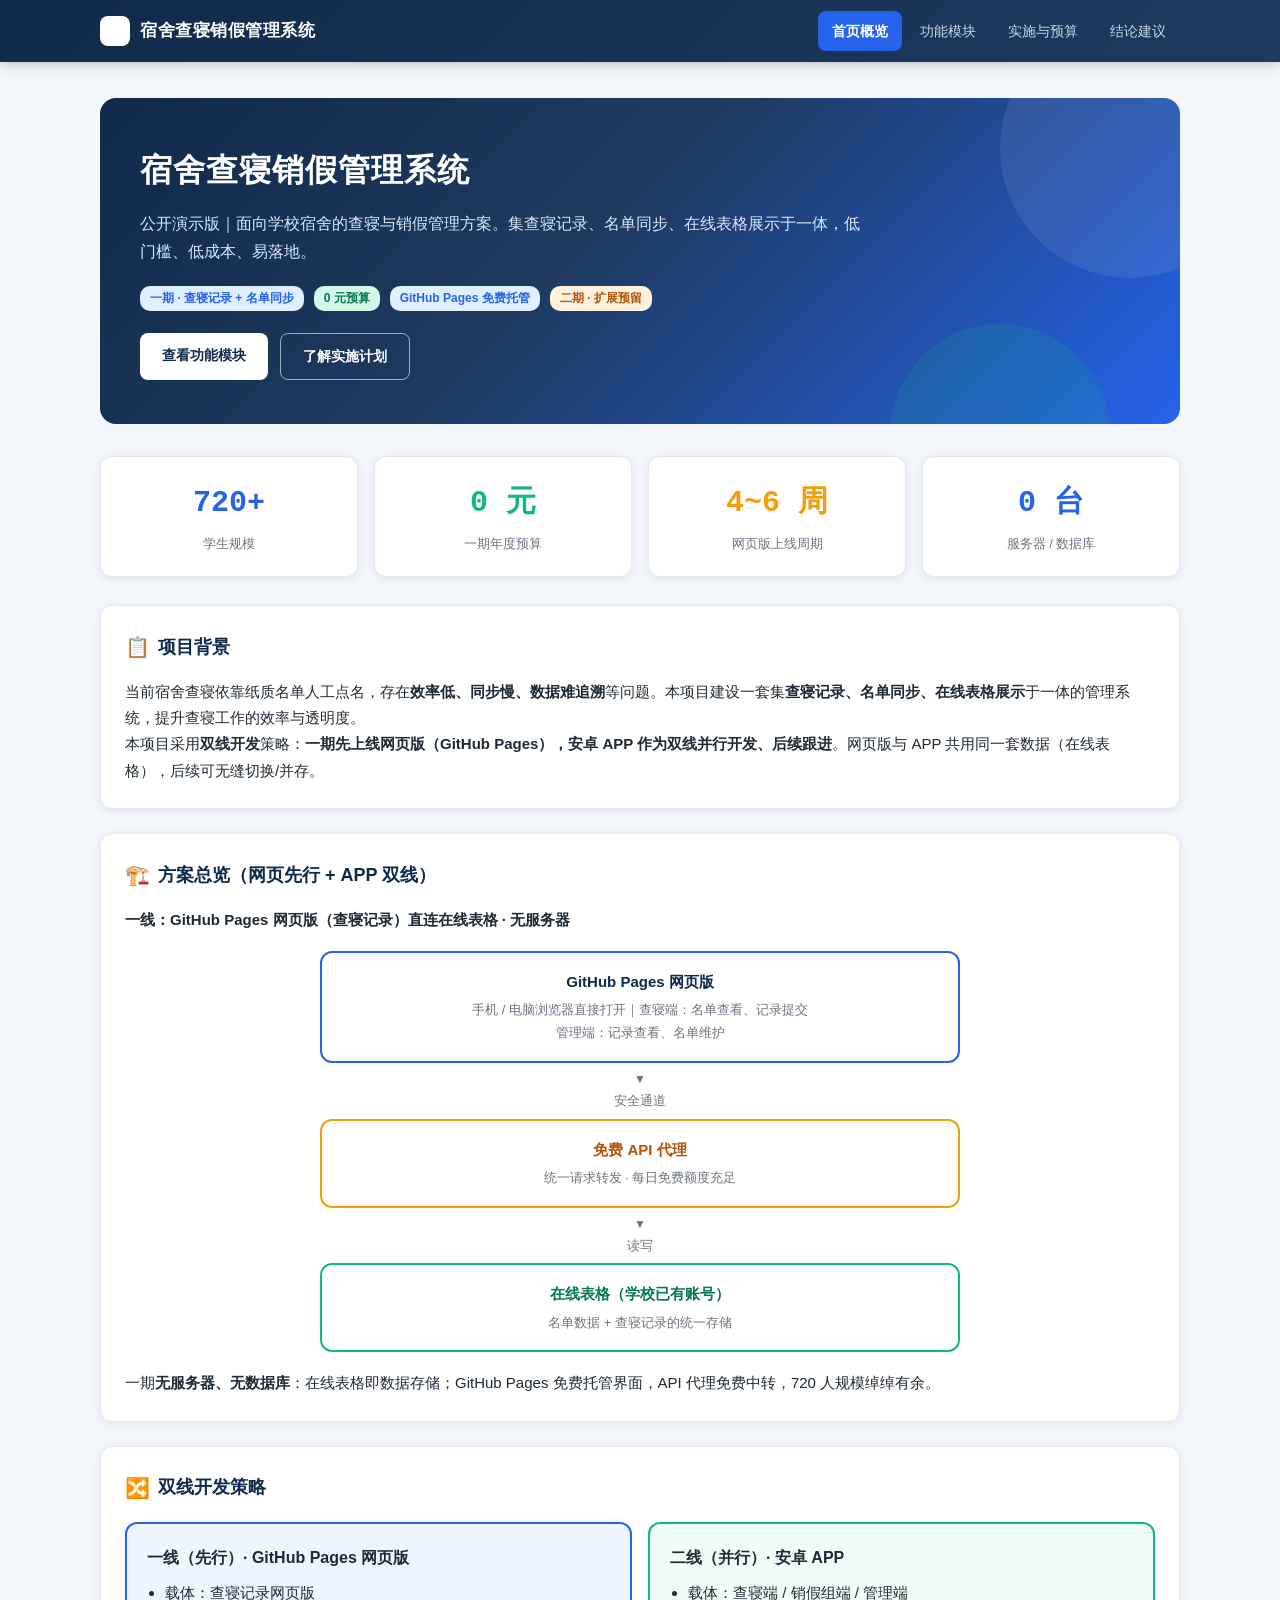
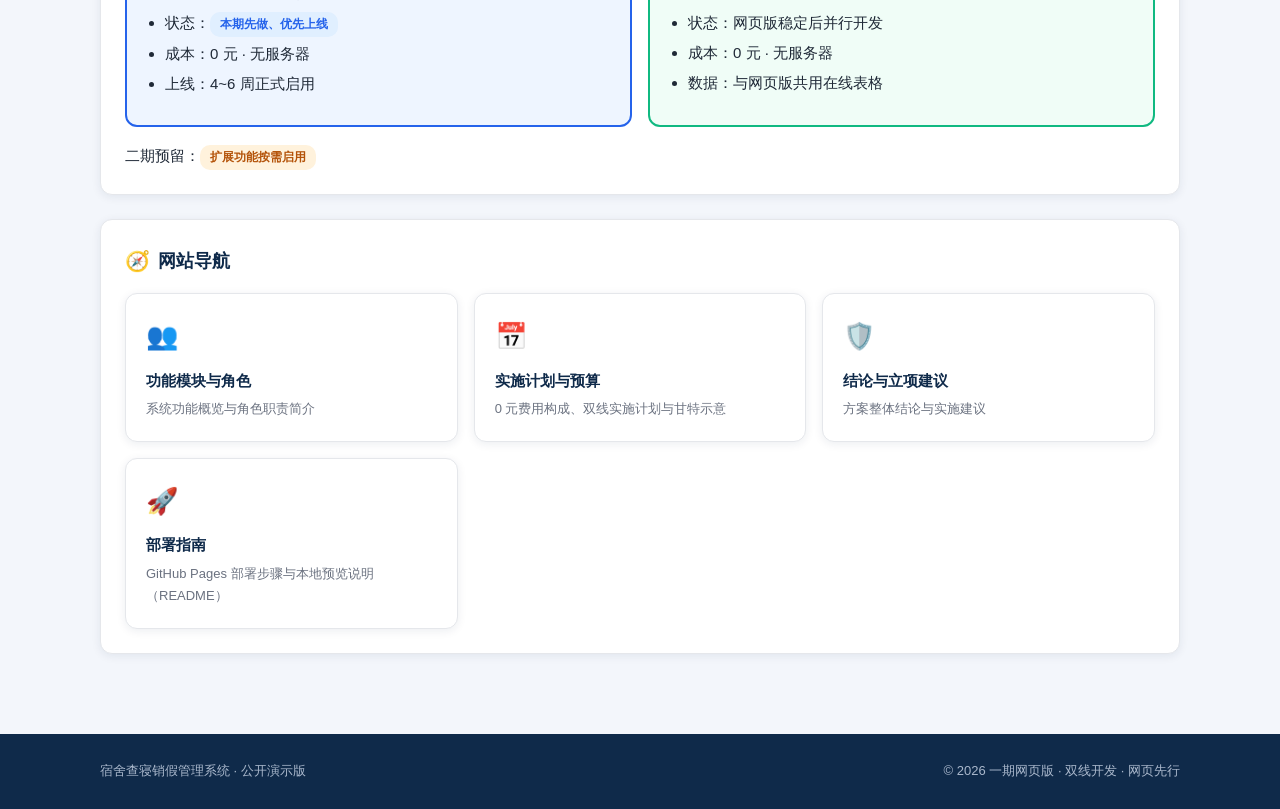
<file: index.html>
<!DOCTYPE html>
<html lang="zh-CN">
<head>
    <meta charset="UTF-8">
    <meta name="viewport" content="width=device-width, initial-scale=1.0">
    <title>首页概览 · 宿舍查寝销假管理系统（公开演示版）</title>
    <meta name="description" content="宿舍查寝销假管理系统（公开演示版）：面向学校宿舍的查寝与销假管理方案概览，双线开发、网页先行、零成本落地。">
    <link rel="icon" type="image/svg+xml" href="favicon.svg">
    <link rel="stylesheet" href="assets/css/style.css">
</head>
<body data-page="index">

<header class="site-header">
    <div class="container header-inner">
        <a class="brand" href="index.html">
            <span class="logo">🛏</span>
            <span>宿舍查寝销假管理系统</span>
        </a>
        <nav class="main-nav" id="mainNav">
            <a href="index.html" data-page="index">首页概览</a>
            <a href="features.html" data-page="features">功能模块</a>
            <a href="plan.html" data-page="plan">实施与预算</a>
            <a href="conclusion.html" data-page="conclusion">结论建议</a>
        </nav>
        <button class="nav-toggle" id="navToggle" aria-label="菜单">☰</button>
    </div>
</header>

<main class="main">
    <div class="container">

        <!-- Hero -->
        <section class="hero">
            <h1>宿舍查寝销假管理系统</h1>
            <p class="sub">公开演示版｜面向学校宿舍的查寝与销假管理方案。集查寝记录、名单同步、在线表格展示于一体，低门槛、低成本、易落地。</p>
            <div class="badges">
                <span class="badge p1">一期 · 查寝记录 + 名单同步</span>
                <span class="badge zero">0 元预算</span>
                <span class="badge p1">GitHub Pages 免费托管</span>
                <span class="badge p2">二期 · 扩展预留</span>
            </div>
            <div class="btn-row">
                <a class="btn btn-primary" href="features.html">查看功能模块</a>
                <a class="btn btn-outline" href="plan.html">了解实施计划</a>
            </div>
        </section>

        <!-- 关键数据 -->
        <section class="stats-grid">
            <div class="stat-card">
                <div class="num">720+</div>
                <div class="lbl">学生规模</div>
            </div>
            <div class="stat-card">
                <div class="num green">0 元</div>
                <div class="lbl">一期年度预算</div>
            </div>
            <div class="stat-card">
                <div class="num orange">4~6 周</div>
                <div class="lbl">网页版上线周期</div>
            </div>
            <div class="stat-card">
                <div class="num">0 台</div>
                <div class="lbl">服务器 / 数据库</div>
            </div>
        </section>

        <!-- 项目背景 -->
        <section class="card">
            <h2 class="card-title"><span class="icon">📋</span>项目背景</h2>
            <p>当前宿舍查寝依靠纸质名单人工点名，存在<strong>效率低、同步慢、数据难追溯</strong>等问题。本项目建设一套集<strong>查寝记录、名单同步、在线表格展示</strong>于一体的管理系统，提升查寝工作的效率与透明度。</p>
            <p>本项目采用<strong>双线开发</strong>策略：<strong>一期先上线网页版（GitHub Pages），安卓 APP 作为双线并行开发、后续跟进</strong>。网页版与 APP 共用同一套数据（在线表格），后续可无缝切换/并存。</p>
        </section>

        <!-- 方案总览 -->
        <section class="card">
            <h2 class="card-title"><span class="icon">🏗️</span>方案总览（网页先行 + APP 双线）</h2>
            <p><strong>一线：GitHub Pages 网页版（查寝记录）直连在线表格 · 无服务器</strong></p>
            <div class="arch">
                <div class="arch-node">
                    <h4>GitHub Pages 网页版</h4>
                    <p>手机 / 电脑浏览器直接打开｜查寝端：名单查看、记录提交</p>
                    <p>管理端：记录查看、名单维护</p>
                </div>
                <div class="arch-arrow">安全通道</div>
                <div class="arch-node worker">
                    <h4>免费 API 代理</h4>
                    <p>统一请求转发 · 每日免费额度充足</p>
                </div>
                <div class="arch-arrow">读写</div>
                <div class="arch-node table-node">
                    <h4>在线表格（学校已有账号）</h4>
                    <p>名单数据 + 查寝记录的统一存储</p>
                </div>
            </div>
            <p>一期<strong>无服务器、无数据库</strong>：在线表格即数据存储；GitHub Pages 免费托管界面，API 代理免费中转，720 人规模绰绰有余。</p>
        </section>

        <!-- 双线开发 -->
        <section class="card">
            <h2 class="card-title"><span class="icon">🔀</span>双线开发策略</h2>
            <div class="dual-grid">
                <div class="line-card line1">
                    <h4>一线（先行）· GitHub Pages 网页版</h4>
                    <ul>
                        <li>载体：查寝记录网页版</li>
                        <li>状态：<span class="badge p1">本期先做、优先上线</span></li>
                        <li>成本：0 元 · 无服务器</li>
                        <li>上线：4~6 周正式启用</li>
                    </ul>
                </div>
                <div class="line-card line2">
                    <h4>二线（并行）· 安卓 APP</h4>
                    <ul>
                        <li>载体：查寝端 / 销假组端 / 管理端</li>
                        <li>状态：网页版稳定后并行开发</li>
                        <li>成本：0 元 · 无服务器</li>
                        <li>数据：与网页版共用在线表格</li>
                    </ul>
                </div>
            </div>
            <p>二期预留：<span class="badge p2">扩展功能按需启用</span></p>
        </section>

        <!-- 快速导航 -->
        <section class="card">
            <h2 class="card-title"><span class="icon">🧭</span>网站导航</h2>
            <div class="nav-grid">
                <a class="nav-card" href="features.html">
                    <div class="nc-icon">👥</div>
                    <h4>功能模块与角色</h4>
                    <p>系统功能概览与角色职责简介</p>
                </a>
                <a class="nav-card" href="plan.html">
                    <div class="nc-icon">📅</div>
                    <h4>实施计划与预算</h4>
                    <p>0 元费用构成、双线实施计划与甘特示意</p>
                </a>
                <a class="nav-card" href="conclusion.html">
                    <div class="nc-icon">🛡️</div>
                    <h4>结论与立项建议</h4>
                    <p>方案整体结论与实施建议</p>
                </a>
                <a class="nav-card" href="README.md">
                    <div class="nc-icon">🚀</div>
                    <h4>部署指南</h4>
                    <p>GitHub Pages 部署步骤与本地预览说明（README）</p>
                </a>
            </div>
        </section>

    </div>
</main>

<footer class="site-footer">
    <div class="container footer-inner">
        <span>宿舍查寝销假管理系统 · 公开演示版</span>
        <span>© <span id="year">2026</span> 一期网页版 · 双线开发 · 网页先行</span>
    </div>
</footer>

<script src="assets/js/main.js"></script>
</body>
</html>
</file>
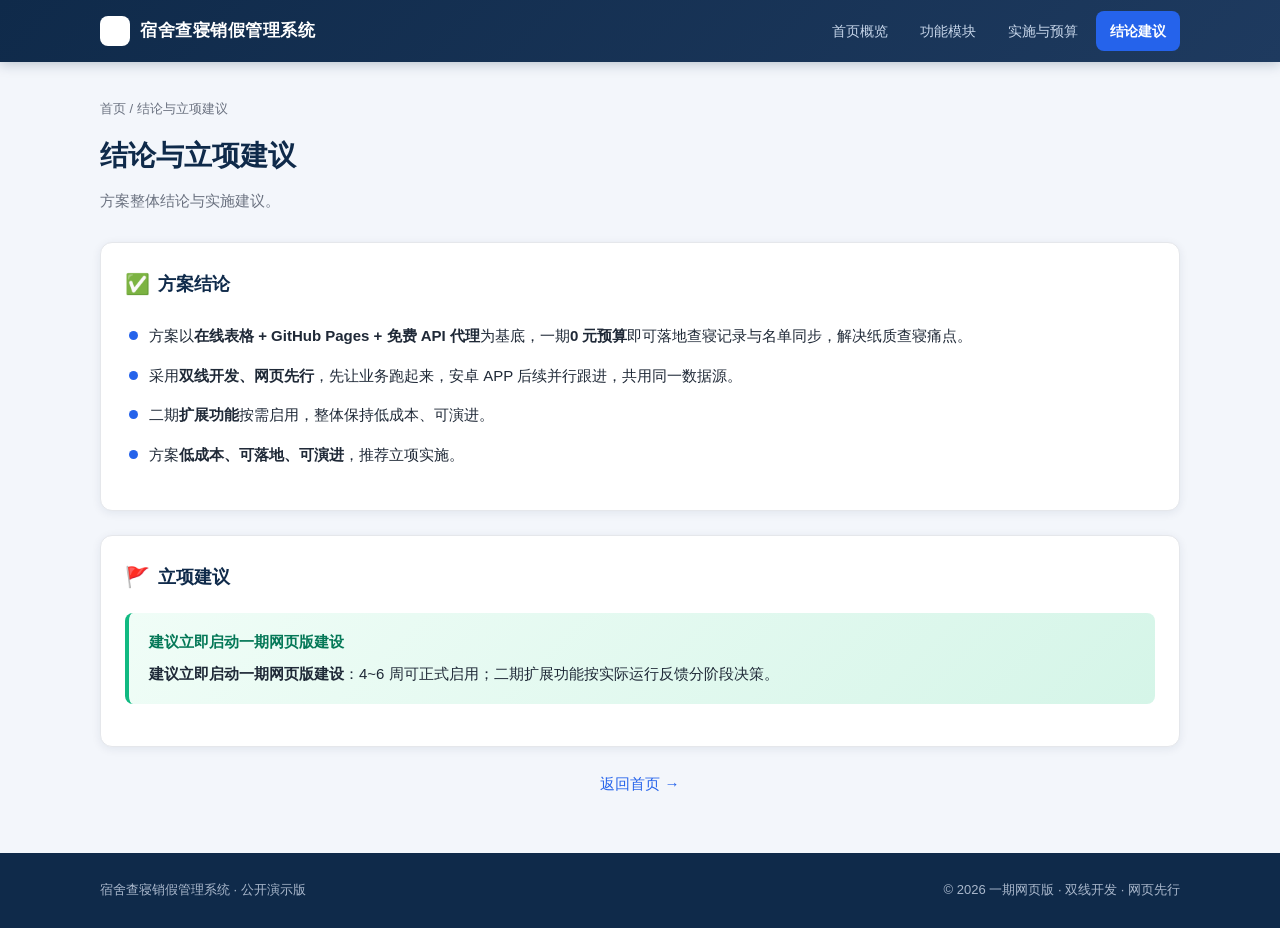
<file: conclusion.html>
<!DOCTYPE html>
<html lang="zh-CN">
<head>
    <meta charset="UTF-8">
    <meta name="viewport" content="width=device-width, initial-scale=1.0">
    <title>结论与立项建议 · 宿舍查寝销假管理系统（公开演示版）</title>
    <meta name="description" content="宿舍查寝销假管理系统结论与立项建议（公开演示版）。">
    <link rel="icon" type="image/svg+xml" href="favicon.svg">
    <link rel="stylesheet" href="assets/css/style.css">
</head>
<body data-page="conclusion">

<header class="site-header">
    <div class="container header-inner">
        <a class="brand" href="index.html">
            <span class="logo">🛏</span>
            <span>宿舍查寝销假管理系统</span>
        </a>
        <nav class="main-nav" id="mainNav">
            <a href="index.html" data-page="index">首页概览</a>
            <a href="features.html" data-page="features">功能模块</a>
            <a href="plan.html" data-page="plan">实施与预算</a>
            <a href="conclusion.html" data-page="conclusion">结论建议</a>
        </nav>
        <button class="nav-toggle" id="navToggle" aria-label="菜单">☰</button>
    </div>
</header>

<main class="main">
    <div class="container">

        <div class="crumbs"><a href="index.html">首页</a> / 结论与立项建议</div>

        <div class="page-head">
            <h1>结论与立项建议</h1>
            <p>方案整体结论与实施建议。</p>
        </div>

        <!-- 方案结论 -->
        <section class="card">
            <h2 class="card-title"><span class="icon">✅</span>方案结论</h2>
            <ul class="list">
                <li>方案以<strong>在线表格 + GitHub Pages + 免费 API 代理</strong>为基底，一期<strong>0 元预算</strong>即可落地查寝记录与名单同步，解决纸质查寝痛点。</li>
                <li>采用<strong>双线开发、网页先行</strong>，先让业务跑起来，安卓 APP 后续并行跟进，共用同一数据源。</li>
                <li>二期<strong>扩展功能</strong>按需启用，整体保持低成本、可演进。</li>
                <li>方案<strong>低成本、可落地、可演进</strong>，推荐立项实施。</li>
            </ul>
        </section>

        <!-- 立项建议 -->
        <section class="card">
            <h2 class="card-title"><span class="icon">🚩</span>立项建议</h2>
            <div class="hl-box green">
                <h4>建议立即启动一期网页版建设</h4>
                <p><strong>建议立即启动一期网页版建设</strong>：4~6 周可正式启用；二期扩展功能按实际运行反馈分阶段决策。</p>
            </div>
        </section>

        <p style="text-align:center;color:var(--muted);margin-top:12px"><a href="index.html">返回首页 →</a></p>

    </div>
</main>

<footer class="site-footer">
    <div class="container footer-inner">
        <span>宿舍查寝销假管理系统 · 公开演示版</span>
        <span>© <span id="year">2026</span> 一期网页版 · 双线开发 · 网页先行</span>
    </div>
</footer>

<script src="assets/js/main.js"></script>
</body>
</html>
</file>
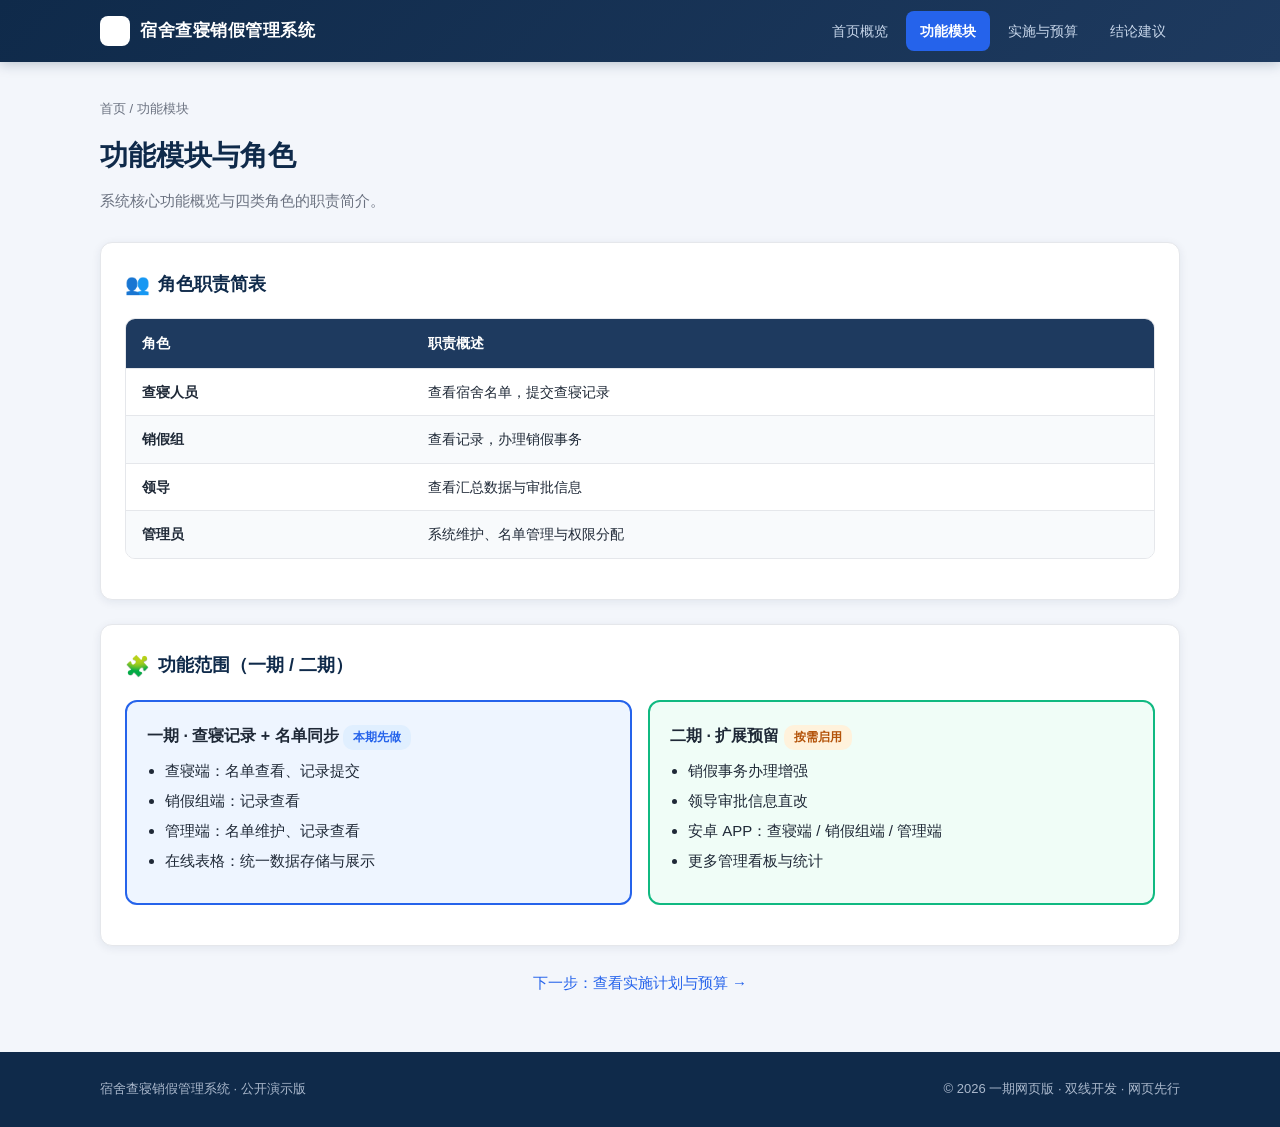
<file: features.html>
<!DOCTYPE html>
<html lang="zh-CN">
<head>
    <meta charset="UTF-8">
    <meta name="viewport" content="width=device-width, initial-scale=1.0">
    <title>功能模块 · 宿舍查寝销假管理系统（公开演示版）</title>
    <meta name="description" content="宿舍查寝销假管理系统功能模块概览与角色职责（公开演示版）。">
    <link rel="icon" type="image/svg+xml" href="favicon.svg">
    <link rel="stylesheet" href="assets/css/style.css">
</head>
<body data-page="features">

<header class="site-header">
    <div class="container header-inner">
        <a class="brand" href="index.html">
            <span class="logo">🛏</span>
            <span>宿舍查寝销假管理系统</span>
        </a>
        <nav class="main-nav" id="mainNav">
            <a href="index.html" data-page="index">首页概览</a>
            <a href="features.html" data-page="features">功能模块</a>
            <a href="plan.html" data-page="plan">实施与预算</a>
            <a href="conclusion.html" data-page="conclusion">结论建议</a>
        </nav>
        <button class="nav-toggle" id="navToggle" aria-label="菜单">☰</button>
    </div>
</header>

<main class="main">
    <div class="container">

        <div class="crumbs"><a href="index.html">首页</a> / 功能模块</div>

        <div class="page-head">
            <h1>功能模块与角色</h1>
            <p>系统核心功能概览与四类角色的职责简介。</p>
        </div>

        <!-- 角色简表 -->
        <section class="card">
            <h2 class="card-title"><span class="icon">👥</span>角色职责简表</h2>
            <div class="table-wrap">
                <table>
                    <thead>
                        <tr>
                            <th>角色</th>
                            <th>职责概述</th>
                        </tr>
                    </thead>
                    <tbody>
                        <tr>
                            <td><strong>查寝人员</strong></td>
                            <td>查看宿舍名单，提交查寝记录</td>
                        </tr>
                        <tr>
                            <td><strong>销假组</strong></td>
                            <td>查看记录，办理销假事务</td>
                        </tr>
                        <tr>
                            <td><strong>领导</strong></td>
                            <td>查看汇总数据与审批信息</td>
                        </tr>
                        <tr>
                            <td><strong>管理员</strong></td>
                            <td>系统维护、名单管理与权限分配</td>
                        </tr>
                    </tbody>
                </table>
            </div>
        </section>

        <!-- 功能范围 -->
        <section class="card">
            <h2 class="card-title"><span class="icon">🧩</span>功能范围（一期 / 二期）</h2>
            <div class="dual-grid">
                <div class="line-card line1">
                    <h4>一期 · 查寝记录 + 名单同步 <span class="badge p1">本期先做</span></h4>
                    <ul>
                        <li>查寝端：名单查看、记录提交</li>
                        <li>销假组端：记录查看</li>
                        <li>管理端：名单维护、记录查看</li>
                        <li>在线表格：统一数据存储与展示</li>
                    </ul>
                </div>
                <div class="line-card line2">
                    <h4>二期 · 扩展预留 <span class="badge p2">按需启用</span></h4>
                    <ul>
                        <li>销假事务办理增强</li>
                        <li>领导审批信息直改</li>
                        <li>安卓 APP：查寝端 / 销假组端 / 管理端</li>
                        <li>更多管理看板与统计</li>
                    </ul>
                </div>
            </div>
        </section>

        <p style="text-align:center;color:var(--muted);margin-top:12px"><a href="plan.html">下一步：查看实施计划与预算 →</a></p>

    </div>
</main>

<footer class="site-footer">
    <div class="container footer-inner">
        <span>宿舍查寝销假管理系统 · 公开演示版</span>
        <span>© <span id="year">2026</span> 一期网页版 · 双线开发 · 网页先行</span>
    </div>
</footer>

<script src="assets/js/main.js"></script>
</body>
</html>
</file>
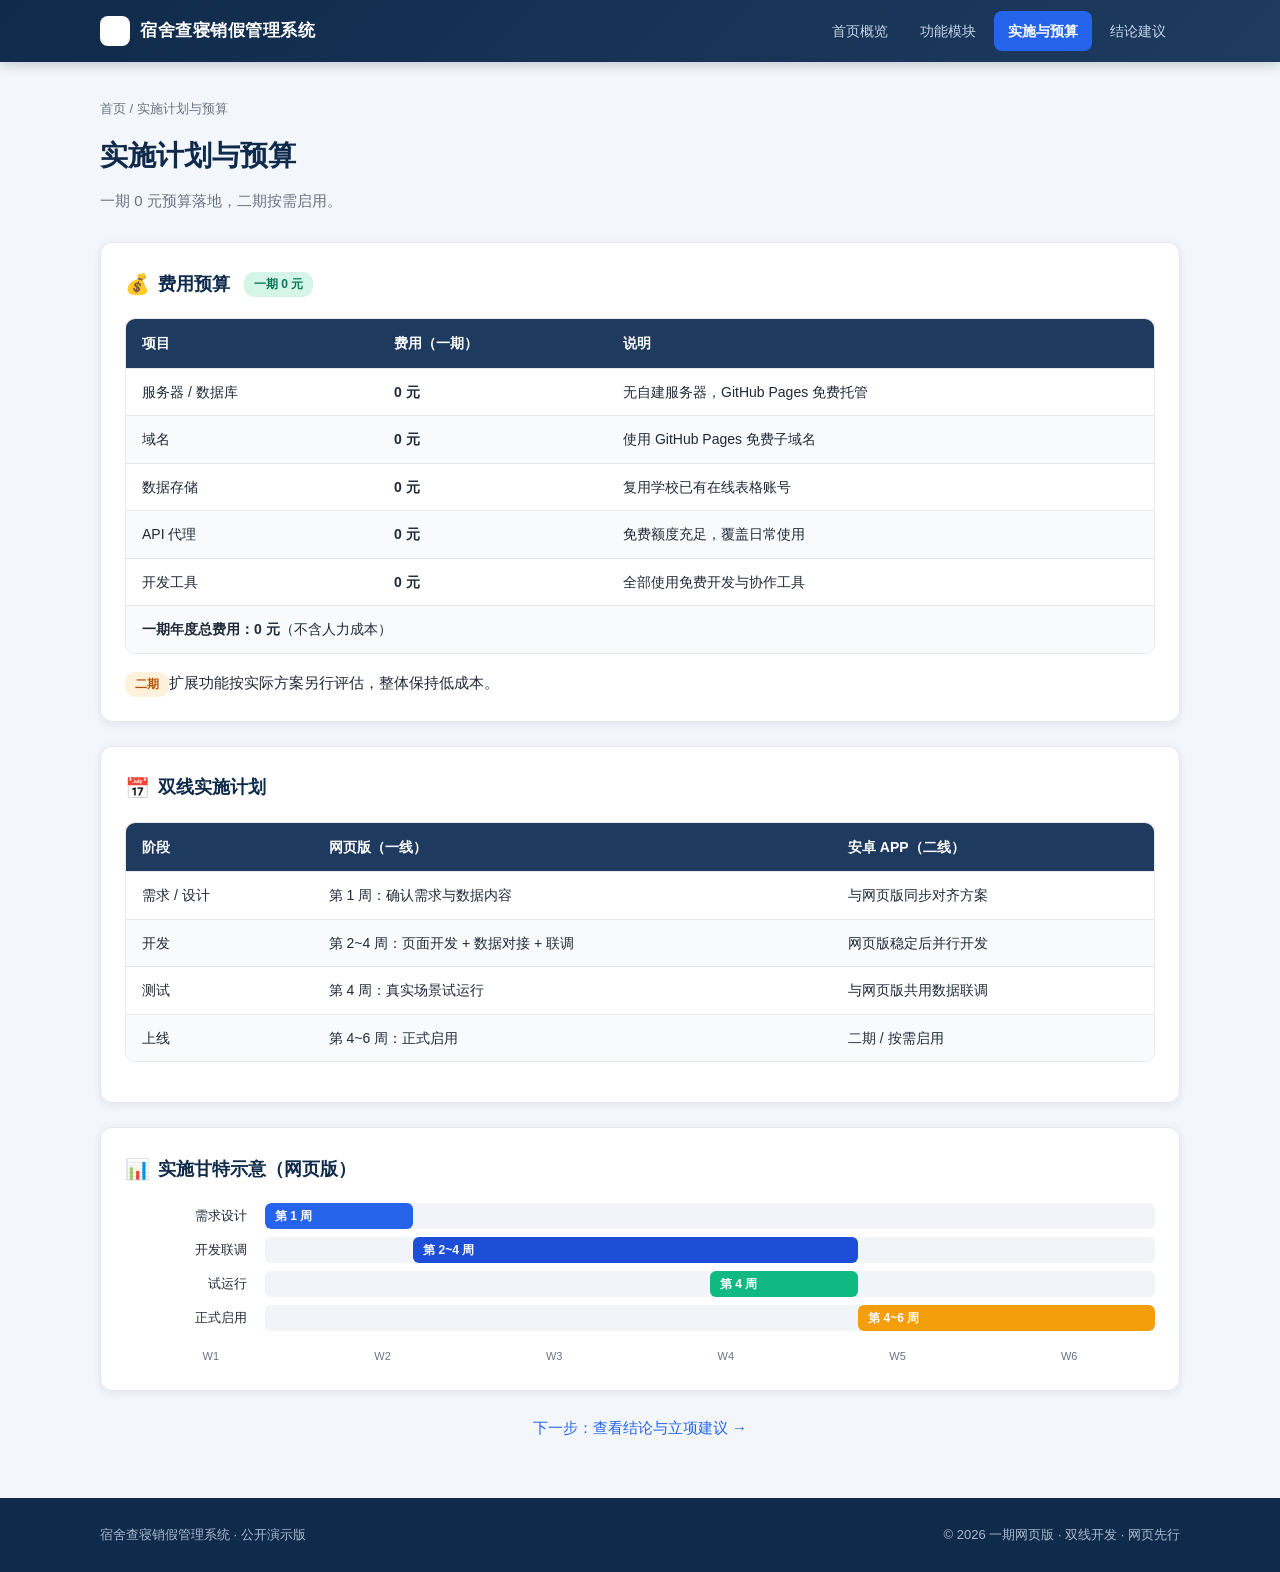
<file: plan.html>
<!DOCTYPE html>
<html lang="zh-CN">
<head>
    <meta charset="UTF-8">
    <meta name="viewport" content="width=device-width, initial-scale=1.0">
    <title>实施计划与预算 · 宿舍查寝销假管理系统（公开演示版）</title>
    <meta name="description" content="宿舍查寝销假管理系统实施计划与预算（公开演示版）：0 元费用构成、双线实施计划甘特。">
    <link rel="icon" type="image/svg+xml" href="favicon.svg">
    <link rel="stylesheet" href="assets/css/style.css">
</head>
<body data-page="plan">

<header class="site-header">
    <div class="container header-inner">
        <a class="brand" href="index.html">
            <span class="logo">🛏</span>
            <span>宿舍查寝销假管理系统</span>
        </a>
        <nav class="main-nav" id="mainNav">
            <a href="index.html" data-page="index">首页概览</a>
            <a href="features.html" data-page="features">功能模块</a>
            <a href="plan.html" data-page="plan">实施与预算</a>
            <a href="conclusion.html" data-page="conclusion">结论建议</a>
        </nav>
        <button class="nav-toggle" id="navToggle" aria-label="菜单">☰</button>
    </div>
</header>

<main class="main">
    <div class="container">

        <div class="crumbs"><a href="index.html">首页</a> / 实施计划与预算</div>

        <div class="page-head">
            <h1>实施计划与预算</h1>
            <p>一期 0 元预算落地，二期按需启用。</p>
        </div>

        <!-- 费用预算 -->
        <section class="card">
            <h2 class="card-title"><span class="icon">💰</span>费用预算 <span class="badge zero">一期 0 元</span></h2>
            <div class="table-wrap">
                <table>
                    <thead>
                        <tr>
                            <th>项目</th>
                            <th>费用（一期）</th>
                            <th>说明</th>
                        </tr>
                    </thead>
                    <tbody>
                        <tr>
                            <td>服务器 / 数据库</td>
                            <td><strong>0 元</strong></td>
                            <td>无自建服务器，GitHub Pages 免费托管</td>
                        </tr>
                        <tr>
                            <td>域名</td>
                            <td><strong>0 元</strong></td>
                            <td>使用 GitHub Pages 免费子域名</td>
                        </tr>
                        <tr>
                            <td>数据存储</td>
                            <td><strong>0 元</strong></td>
                            <td>复用学校已有在线表格账号</td>
                        </tr>
                        <tr>
                            <td>API 代理</td>
                            <td><strong>0 元</strong></td>
                            <td>免费额度充足，覆盖日常使用</td>
                        </tr>
                        <tr>
                            <td>开发工具</td>
                            <td><strong>0 元</strong></td>
                            <td>全部使用免费开发与协作工具</td>
                        </tr>
                        <tr>
                            <td colspan="3"><strong>一期年度总费用：0 元</strong>（不含人力成本）</td>
                        </tr>
                    </tbody>
                </table>
            </div>
            <p><span class="badge p2">二期</span>扩展功能按实际方案另行评估，整体保持低成本。</p>
        </section>

        <!-- 双线实施计划 -->
        <section class="card">
            <h2 class="card-title"><span class="icon">📅</span>双线实施计划</h2>
            <div class="table-wrap">
                <table>
                    <thead>
                        <tr>
                            <th>阶段</th>
                            <th>网页版（一线）</th>
                            <th>安卓 APP（二线）</th>
                        </tr>
                    </thead>
                    <tbody>
                        <tr>
                            <td>需求 / 设计</td>
                            <td>第 1 周：确认需求与数据内容</td>
                            <td>与网页版同步对齐方案</td>
                        </tr>
                        <tr>
                            <td>开发</td>
                            <td>第 2~4 周：页面开发 + 数据对接 + 联调</td>
                            <td>网页版稳定后并行开发</td>
                        </tr>
                        <tr>
                            <td>测试</td>
                            <td>第 4 周：真实场景试运行</td>
                            <td>与网页版共用数据联调</td>
                        </tr>
                        <tr>
                            <td>上线</td>
                            <td>第 4~6 周：正式启用</td>
                            <td>二期 / 按需启用</td>
                        </tr>
                    </tbody>
                </table>
            </div>
        </section>

        <!-- 甘特示意 -->
        <section class="card">
            <h2 class="card-title"><span class="icon">📊</span>实施甘特示意（网页版）</h2>
            <div class="gantt">
                <div class="gantt-row">
                    <span class="gantt-label">需求设计</span>
                    <div class="gantt-track"><div class="gantt-bar" style="left:0%;width:16.66%;background:var(--primary);">第 1 周</div></div>
                </div>
                <div class="gantt-row">
                    <span class="gantt-label">开发联调</span>
                    <div class="gantt-track"><div class="gantt-bar" style="left:16.66%;width:50%;background:var(--primary-dark);">第 2~4 周</div></div>
                </div>
                <div class="gantt-row">
                    <span class="gantt-label">试运行</span>
                    <div class="gantt-track"><div class="gantt-bar" style="left:50%;width:16.66%;background:var(--accent);">第 4 周</div></div>
                </div>
                <div class="gantt-row">
                    <span class="gantt-label">正式启用</span>
                    <div class="gantt-track"><div class="gantt-bar" style="left:66.66%;width:33.34%;background:var(--warning);">第 4~6 周</div></div>
                </div>
            </div>
            <div class="gantt-week"><span>W1</span><span>W2</span><span>W3</span><span>W4</span><span>W5</span><span>W6</span></div>
        </section>

        <p style="text-align:center;color:var(--muted);margin-top:12px"><a href="conclusion.html">下一步：查看结论与立项建议 →</a></p>

    </div>
</main>

<footer class="site-footer">
    <div class="container footer-inner">
        <span>宿舍查寝销假管理系统 · 公开演示版</span>
        <span>© <span id="year">2026</span> 一期网页版 · 双线开发 · 网页先行</span>
    </div>
</footer>

<script src="assets/js/main.js"></script>
</body>
</html>
</file>
<file: assets/css/style.css>
/* ============================================================
   宿舍查寝销假管理系统 · 建设方案网站 — 统一样式
   风格：管理后台 / 校园蓝绿配色，响应式布局
   ============================================================ */
* { margin: 0; padding: 0; box-sizing: border-box; }

:root {
    --primary: #2563eb;
    --primary-dark: #1d4ed8;
    --primary-deep: #0f2a4a;
    --accent: #10b981;
    --warning: #f59e0b;
    --danger: #ef4444;
    --bg: #f3f6fb;
    --card: #ffffff;
    --text: #1f2937;
    --muted: #6b7280;
    --border: #e5e7eb;
    --radius: 12px;
    --shadow: 0 2px 10px rgba(15, 42, 74, .08);
    --shadow-hover: 0 8px 24px rgba(37, 99, 235, .14);
}

html { scroll-behavior: smooth; }

body {
    font-family: "Segoe UI", "Microsoft YaHei", "PingFang SC", "Helvetica Neue", Arial, sans-serif;
    background: var(--bg);
    color: var(--text);
    font-size: 15px;
    line-height: 1.75;
}

.container { max-width: 1120px; margin: 0 auto; padding: 0 20px; }

a { color: var(--primary); text-decoration: none; }
a:hover { text-decoration: underline; }

/* ===== 顶部导航 ===== */
.site-header {
    position: sticky;
    top: 0;
    z-index: 100;
    background: linear-gradient(135deg, #0f2a4a, #1e3a5f);
    color: #fff;
    box-shadow: 0 2px 12px rgba(15, 42, 74, .25);
}

.header-inner {
    display: flex;
    align-items: center;
    justify-content: space-between;
    height: 62px;
}

.brand {
    display: flex;
    align-items: center;
    gap: 10px;
    color: #fff;
    font-size: 17px;
    font-weight: 700;
    letter-spacing: .5px;
}
.brand:hover { text-decoration: none; opacity: .92; }
.brand .logo {
    width: 30px;
    height: 30px;
    border-radius: 8px;
    background: #fff;
    display: flex;
    align-items: center;
    justify-content: center;
    font-size: 16px;
}

.main-nav { display: flex; gap: 4px; }
.main-nav a {
    color: #c7d6ea;
    padding: 8px 14px;
    border-radius: 8px;
    font-size: 14px;
    transition: all .2s;
}
.main-nav a:hover { color: #fff; background: rgba(255,255,255,.12); text-decoration: none; }
.main-nav a.active { color: #fff; background: var(--primary); font-weight: 600; }

.nav-toggle {
    display: none;
    background: none;
    border: none;
    color: #fff;
    font-size: 24px;
    cursor: pointer;
    line-height: 1;
}

/* ===== 主区 ===== */
.main { padding: 36px 0 56px; }

.crumbs { font-size: 13px; color: var(--muted); margin-bottom: 10px; }
.crumbs a { color: var(--muted); }
.crumbs a:hover { color: var(--primary); }

.page-head { margin-bottom: 28px; }
.page-head h1 { font-size: 28px; font-weight: 700; color: var(--primary-deep); margin-bottom: 8px; }
.page-head p { color: var(--muted); font-size: 15px; }

/* ===== Hero ===== */
.hero {
    background: linear-gradient(135deg, #0f2a4a 0%, #1e3a5f 45%, #2563eb 100%);
    color: #fff;
    border-radius: 16px;
    padding: 44px 40px;
    margin-bottom: 32px;
    position: relative;
    overflow: hidden;
}
.hero::after {
    content: "";
    position: absolute;
    right: -80px;
    top: -80px;
    width: 260px;
    height: 260px;
    border-radius: 50%;
    background: rgba(255,255,255,.08);
}
.hero::before {
    content: "";
    position: absolute;
    right: 70px;
    bottom: -120px;
    width: 220px;
    height: 220px;
    border-radius: 50%;
    background: rgba(16,185,129,.15);
}
.hero h1 { font-size: 32px; font-weight: 800; margin-bottom: 12px; letter-spacing: 1px; position: relative; z-index: 1; }
.hero .sub { font-size: 16px; color: #dbe8ff; margin-bottom: 20px; max-width: 720px; position: relative; z-index: 1; }
.hero .badges { display: flex; flex-wrap: wrap; gap: 10px; margin-bottom: 22px; position: relative; z-index: 1; }
.hero .btn-row { display: flex; gap: 12px; flex-wrap: wrap; position: relative; z-index: 1; }

.btn {
    display: inline-block;
    padding: 10px 22px;
    border-radius: 8px;
    font-size: 14px;
    font-weight: 600;
    transition: all .2s;
    cursor: pointer;
}
.btn-primary { background: #fff; color: var(--primary-deep); }
.btn-primary:hover { background: #e2ecff; text-decoration: none; transform: translateY(-2px); }
.btn-outline { border: 1px solid rgba(255,255,255,.6); color: #fff; }
.btn-outline:hover { background: rgba(255,255,255,.15); text-decoration: none; transform: translateY(-2px); }

/* ===== 卡片 ===== */
.card {
    background: var(--card);
    border-radius: var(--radius);
    box-shadow: var(--shadow);
    padding: 24px;
    margin-bottom: 24px;
    border: 1px solid var(--border);
}
.card-title {
    font-size: 18px;
    font-weight: 700;
    color: var(--primary-deep);
    margin-bottom: 14px;
    display: flex;
    align-items: center;
    gap: 8px;
}
.card-title .icon { font-size: 20px; }
.card-title .badge { margin-left: 6px; }

/* ===== 数据卡片 ===== */
.stats-grid { display: grid; grid-template-columns: repeat(4, 1fr); gap: 16px; margin-bottom: 28px; }
.stat-card {
    background: var(--card);
    border-radius: var(--radius);
    box-shadow: var(--shadow);
    padding: 20px;
    text-align: center;
    border: 1px solid var(--border);
    transition: transform .2s, box-shadow .2s;
}
.stat-card:hover { transform: translateY(-4px); box-shadow: var(--shadow-hover); }
.stat-card .num { font-size: 30px; font-weight: 800; color: var(--primary); font-family: "Consolas", "Courier New", monospace; }
.stat-card .num.green { color: var(--accent); }
.stat-card .num.orange { color: var(--warning); }
.stat-card .lbl { font-size: 13px; color: var(--muted); margin-top: 4px; }

/* ===== 表格 ===== */
.table-wrap { overflow-x: auto; border-radius: 10px; border: 1px solid var(--border); margin: 16px 0; }
table { width: 100%; border-collapse: collapse; font-size: 14px; }
thead th { background: #1e3a5f; color: #fff; text-align: left; padding: 12px 16px; font-weight: 600; white-space: nowrap; }
tbody td { padding: 11px 16px; border-top: 1px solid var(--border); vertical-align: top; }
tbody tr:nth-child(even) { background: #f8fafc; }
tbody tr:hover { background: #eef4ff; }

/* ===== 徽章 ===== */
.badge {
    display: inline-block;
    padding: 2px 10px;
    border-radius: 10px;
    font-size: 12px;
    font-weight: 600;
    white-space: nowrap;
}
.badge.p1 { background: #e0efff; color: var(--primary); }
.badge.p2 { background: #fff2dc; color: #b45309; }
.badge.zero { background: #d5f5e8; color: #047857; }

/* ===== 列表 ===== */
ul.list { padding-left: 0; list-style: none; margin: 12px 0; }
ul.list li { padding: 7px 0 7px 24px; position: relative; line-height: 1.7; }
ul.list li::before {
    content: "";
    position: absolute;
    left: 4px;
    top: 15px;
    width: 9px;
    height: 9px;
    border-radius: 50%;
    background: var(--primary);
}

/* ===== 架构图 ===== */
.arch { display: flex; flex-direction: column; align-items: center; margin: 18px 0; }
.arch-node {
    background: var(--card);
    border: 2px solid var(--primary);
    border-radius: 12px;
    padding: 16px 22px;
    width: 100%;
    max-width: 640px;
    text-align: center;
}
.arch-node h4 { color: var(--primary-deep); margin-bottom: 4px; }
.arch-node p { font-size: 13px; color: var(--muted); margin: 0; }
.arch-node.worker { border-color: var(--warning); }
.arch-node.worker h4 { color: #b45309; }
.arch-node.table-node { border-color: var(--accent); }
.arch-node.table-node h4 { color: #047857; }
.arch-arrow { color: var(--muted); font-size: 13px; padding: 6px 0; text-align: center; }
.arch-arrow::before { content: "▼"; display: block; font-size: 12px; }

/* ===== 步骤条 ===== */
.steps { list-style: none; margin: 16px 0; padding: 0; counter-reset: step; }
.steps li { position: relative; padding: 0 0 22px 46px; counter-increment: step; }
.steps li::before {
    content: counter(step);
    position: absolute;
    left: 0;
    top: 0;
    width: 30px;
    height: 30px;
    border-radius: 50%;
    background: var(--primary);
    color: #fff;
    font-weight: 700;
    display: flex;
    align-items: center;
    justify-content: center;
    font-size: 14px;
}
.steps li::after { content: ""; position: absolute; left: 15px; top: 32px; bottom: 2px; width: 2px; background: #dbe4f0; }
.steps li:last-child::after { display: none; }
.steps li strong { color: var(--primary-deep); }
.steps li .step-note { color: var(--muted); font-size: 13px; }
.steps li.phase2::before { background: #d97706; }

/* ===== 双线卡片 ===== */
.dual-grid { display: grid; grid-template-columns: 1fr 1fr; gap: 16px; margin: 16px 0; }
.line-card { border-radius: 12px; padding: 20px; border: 2px solid; }
.line-card.line1 { background: #eef5ff; border-color: var(--primary); }
.line-card.line2 { background: #f0fdf7; border-color: var(--accent); }
.line-card h4 { font-size: 16px; margin-bottom: 8px; }
.line-card ul { padding-left: 18px; margin: 8px 0; }
.line-card ul li { margin: 4px 0; }

/* ===== 高亮框 ===== */
.hl-box {
    background: linear-gradient(135deg, #eef5ff, #e0efff);
    border-left: 4px solid var(--primary);
    border-radius: 8px;
    padding: 16px 20px;
    margin: 18px 0;
}
.hl-box h4 { color: var(--primary-deep); margin-bottom: 6px; }
.hl-box.green { background: linear-gradient(135deg, #f0fdf7, #d5f5e8); border-left-color: var(--accent); }
.hl-box.green h4 { color: #047857; }

/* ===== 导航网格 ===== */
.nav-grid { display: grid; grid-template-columns: repeat(3, 1fr); gap: 16px; margin-top: 8px; }
.nav-card {
    background: var(--card);
    border: 1px solid var(--border);
    border-radius: 12px;
    padding: 20px;
    box-shadow: var(--shadow);
    transition: all .2s;
    display: block;
    color: var(--text);
}
.nav-card:hover { transform: translateY(-4px); box-shadow: var(--shadow-hover); text-decoration: none; }
.nav-card .nc-icon { font-size: 26px; margin-bottom: 8px; }
.nav-card h4 { color: var(--primary-deep); margin-bottom: 4px; }
.nav-card p { font-size: 13px; color: var(--muted); margin: 0; }

/* ===== 甘特图 ===== */
.gantt { margin: 16px 0; }
.gantt-row { display: flex; align-items: center; margin: 8px 0; gap: 10px; }
.gantt-label { width: 130px; font-size: 13px; color: var(--text); flex-shrink: 0; text-align: right; padding-right: 8px; }
.gantt-track { flex: 1; background: #f1f5f9; border-radius: 6px; height: 26px; position: relative; overflow: hidden; }
.gantt-bar {
    position: absolute;
    top: 0;
    bottom: 0;
    border-radius: 6px;
    display: flex;
    align-items: center;
    padding: 0 10px;
    font-size: 12px;
    color: #fff;
    font-weight: 600;
    white-space: nowrap;
}
.gantt-week { display: flex; margin-top: 6px; }
.gantt-week span { flex: 1; font-size: 11px; color: var(--muted); text-align: center; }

/* ===== 页脚 ===== */
.site-footer { background: var(--primary-deep); color: #aab8cc; padding: 26px 0; font-size: 13px; }
.footer-inner { display: flex; justify-content: space-between; align-items: center; flex-wrap: wrap; gap: 10px; }
.site-footer a { color: #cfe0ff; }

/* ===== 响应式 ===== */
@media (max-width: 860px) {
    .stats-grid { grid-template-columns: repeat(2, 1fr); }
    .nav-grid { grid-template-columns: 1fr; }
    .dual-grid { grid-template-columns: 1fr; }
    .hero { padding: 30px 22px; }
    .hero h1 { font-size: 24px; }
    .main-nav {
        position: absolute;
        top: 62px;
        left: 0;
        right: 0;
        background: var(--primary-deep);
        flex-direction: column;
        padding: 10px 16px;
        display: none;
        box-shadow: 0 6px 16px rgba(0,0,0,.2);
    }
    .main-nav.open { display: flex; }
    .nav-toggle { display: block; }
    .gantt-label { width: 100px; }
}
</file>
